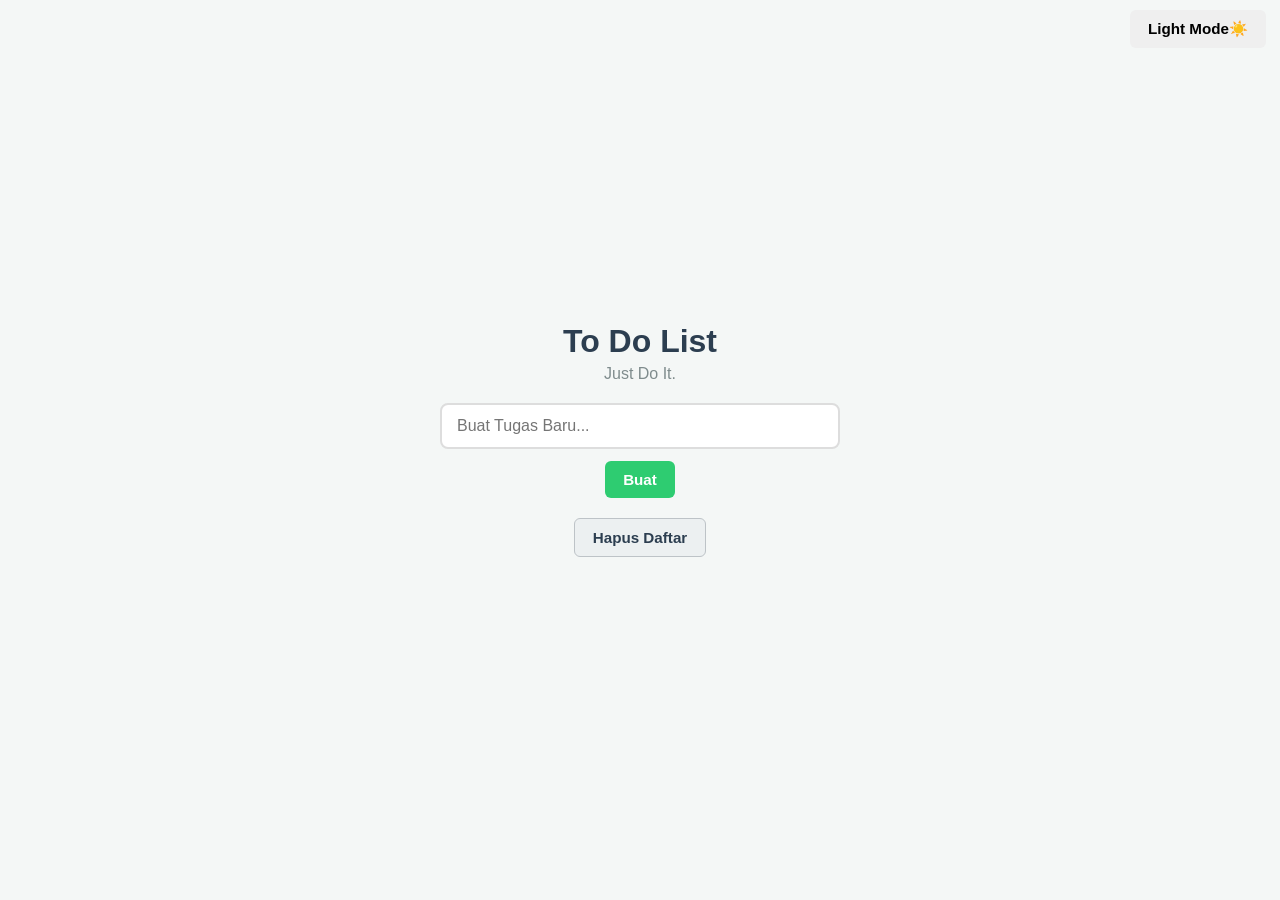
<file: index(result).html>
<!DOCTYPE html>
<html lang="id">
<head>
    <meta charset="UTF-8">
    <meta name="viewport" content="width=device-width, initial-scale=1.0">
    <meta name="author" content="rifqi">
    <meta name="description" content="1 day 1 project(project: to do list)">
    <title>To Do List</title>
    <style>
        * {
  margin: 0;
  padding: 0;
  box-sizing: border-box;
  font-family: 'Segoe UI', Tahoma, Geneva, Verdana, sans-serif;
}

body {
  color: #333;
  display: flex;
  flex-direction: column;
  align-items: center;
  justify-content: center;
  min-height: 100vh;
  padding: 20px;
}

.light {
    background-color: #f4f7f6;
}

.dark {
    background-color: #292929;
}

h2 {
  font-size: 2rem;
  color: #2c3e50;
  margin-bottom: 5px;
}

h5 {
  font-size: 1rem;
  color: #7f8c8d;
  font-weight: 500;
  margin-bottom: 20px;
}

#input {
  width: 100%;
  max-width: 400px;
  padding: 12px 15px;
  border: 2px solid #ddd;
  border-radius: 8px;
  font-size: 1rem;
  outline: none;
  transition: border-color 0.3s ease;
  margin-bottom: 12px;
}

#input:focus {
  border-color: #3498db;
}

#btn {
  top: 10px;
  right: 10px;
  position: absolute;
}

#btn:active {
  transform: translateY(4px);
  box-shadow: 0 0 0 #2980b9;
}

button {
  padding: 10px 18px;
  font-size: 0.95rem;
  font-weight: 600;
  border: none;
  border-radius: 6px;
  cursor: pointer;
  transition: all 0.2s ease;
  margin: 0 4px 20px 4px;
}

#button1 {
  background-color: #2ecc71;
  color: white;
}

#button1:hover {
  background-color: #27ae60;
}

#button2 {
  background-color: #ecf0f1;
  color: #2c3e50;
  border: 1px solid #bdc3c7;
}

#button2:hover {
  background-color: #bdc3c7;
}

#container {
  width: 100%;
  max-width: 400px;
  display: flex;
  flex-direction: column;
  gap: 10px;
}

#container > div {
  background-color: #ffffff;
  padding: 12px 16px;
  border-radius: 8px;
  box-shadow: 0 2px 5px rgba(0, 0, 0, 0.05);
  display: flex;
  align-items: center;
  gap: 12px;
  transition: transform 0.15s ease, box-shadow 0.15s ease;
  cursor: pointer;
  user-select: none;
}

#container > div:hover {
  transform: translateY(-2px);
  box-shadow: 0 4px 10px rgba(0, 0, 0, 0.1);
}

#container input[type='checkbox'] {
  width: 18px;
  height: 18px;
  cursor: pointer;
  accent-color: #3498db;
}

#container span {
  font-size: 1rem;
  word-break: break-word;
  color: #2c3e50;
}
    </style>
</head>
<body class='light'>
    
  <button id='btn'>Light Mode☀️</button>
  
  <h2 id='h2'>To Do List</h2>
  <h5>Just Do It.</h5>
  
  <input id='input' type='text' placeholder='Buat Tugas Baru...'>
  <button id='button1'>Buat</button>
  <button id='button2'>Hapus Daftar</button>
  
  <div id='container'></div>
  
  <script>
      const input = document.getElementById('input');
const btn1 = document.getElementById('button1');
const btn2 = document.getElementById('button2');
const container = document.getElementById('container');

let data = [];
let isDeleteMode = false;

function saveToLocalStorage() {
  const saved = JSON.stringify(data);
  localStorage.setItem('MY_TODOS', saved);
}

function loadToLocalStorage() {
  const saved = localStorage.getItem('MY_TODOS');
  if (saved) {
    data = JSON.parse(saved);
  }
}

function renderData() {
  container.innerHTML = '';
  for (let i = 0; i < data.length; i++) {
    const item = data[i];
    const element = document.createElement('div');
    
    const checkbox = document.createElement('input');
    checkbox.type = 'checkbox';
    checkbox.checked = item.isCompleted;
    
    const text = document.createElement('span');
    text.textContent = item.text;
    
    if (item.isCompleted) {
      text.style.textDecoration = 'line-through';
    }
    
    element.appendChild(checkbox);
    element.appendChild(text);
    
    container.appendChild(element);
    
    checkbox.addEventListener('click', function() {
      data[i].isCompleted = checkbox.checked;
      saveToLocalStorage();
      renderData();
    });
    
    element.addEventListener('click', function() {
      if (isDeleteMode === true) {
        const confirmation = confirm('Yakin ingin menghapus tugas ini?');
        if (confirmation === true) {
          data.splice(i, 1);
          saveToLocalStorage();
          renderData();
        }
      }
    });
  }
}

function clearInput() {
  if (input.value !== '') {
    input.value = '';
  }
}

btn2.addEventListener('click', function() {
  if (isDeleteMode === false) {
    isDeleteMode = true;
    btn2.style.backgroundColor = 'red';
  } else {
    btn2.style.backgroundColor = 'white';
    isDeleteMode = false;
  }
});

btn1.addEventListener('click', function() {
  const value = input.value.trim();
  if (value !== '') {
    const object = {
    id: Date.now(),
    text: value,
    isCompleted: false
    }
    
    data.push(object);
    
    saveToLocalStorage();
    renderData();
    clearInput();
  }
});

loadToLocalStorage();
renderData();
  </script>
  
  <script>
      const btn = document.getElementById('btn');
const h2 = document.getElementById('h2');
const body = document.querySelector('.light');

const swapToLight = () => {
    body.classList.remove('dark');
    body.classList.add('light');
    h2.style.color = '#2c3e50';
    btn.innerHTML = 'Light Mode☀️';
}

const swapToDark = () => {
    body.classList.remove('light');
    body.classList.add('dark');
    h2.style.color = '#aafff4';
    btn.innerHTML = 'Dark Mode🌙';
}

btn.addEventListener('click', function() {
    if (body.classList.contains('light')) {
        swapToDark();
    } else {
        swapToLight();
    }
});
console.log('semoga author bisa juara LKS');
  </script>
</body>
</html>
</file>
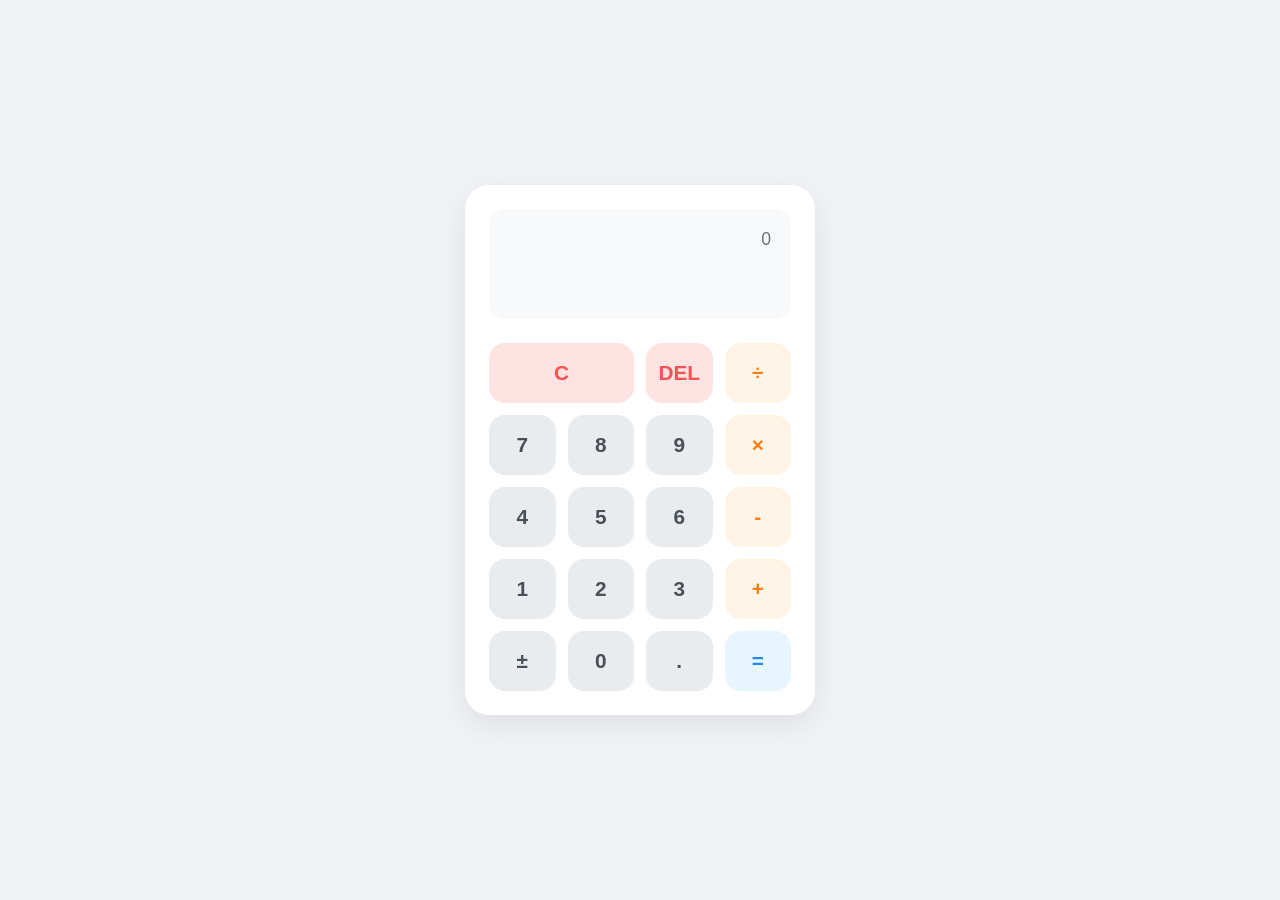
<file: project2.html>
<!DOCTYPE html>
<html lang="id">
<head>
    <meta charset="UTF-8">
    <meta name="viewport" content="width=device-width, initial-scale=1.0">
    <meta name="description" content="1 hari 1 project(project: kalkulator digital)">
    <meta name="author" content="rifqi">
    <meta http-equiv="X-UA-Compatible" content="ie=edge">
    <title>Kalkulator</title>
    <style>
      * {
    box-sizing: border-box;
    margin: 0;
    padding: 0;
    font-family: 'Segoe UI', Tahoma, Geneva, Verdana, sans-serif;
}


body {
    background-color: #f0f2f5;
    display: flex;
    justify-content: center;
    align-items: center;
    min-height: 100vh;
}


.kalkulator {
    background-color: #ffffff;
    border-radius: 24px;
    box-shadow: 0 10px 30px rgba(0, 0, 0, 0.08);
    padding: 24px;
    width: 350px;
}


.layar-kontainer {
    background-color: #f8f9fa;
    border-radius: 16px;
    padding: 20px;
    margin-bottom: 24px;
    text-align: right;
    min-height: 110px;
    display: flex;
    flex-direction: column;
    justify-content: space-between;
    word-break: break-all;
}


#layar-proses {
    font-size: 1.1rem;
    color: #6c757d;
}


#layar-hasil {
    font-size: 2.2rem;
    font-weight: bold;
    color: #212529;
    margin-top: 5px;
}


.papan-tombol {
    display: flex;
    flex-wrap: wrap; 
    gap: 12px;       
}


button {
    font-size: 1.3rem;
    padding: 18px 0;
    border: none;
    border-radius: 16px;
    background-color: #e9ecef;
    color: #495057;
    transition: all 0.2s ease;
    font-weight: 600;
    width: calc(25% - 9px); 
}


button:hover {
    background-color: #dee2e6;
}


button:active {
    transform: scale(0.95);
}


.papan-tombol button:first-child {
    width: calc(50% - 6px); 
}


.btn-aksi {
    background-color: #ffe3e3;
    color: #fa5252;
}

.btn-aksi:hover {
    background-color: #ffc9c9;
}


.btn-operator {
    background-color: #fff4e6;
    color: #fd7e14;
}

.btn-operator:hover {
    background-color: #ffe8cc;
}


.btn-SamaDengan {
    background-color: #e7f5ff;
    color: #228be6;
}

.btn-SamaDengan:hover {
    background-color: #d0ebff;
}

    </style>
</head>
<body>

    <div class="kalkulator">
      <div class="layar-kontainer">
        <div id="layar-proses">0</div>
        <div id="layar-hasil"></div>
      </div>
      
      <div class="papan-tombol">
        <button class="btn-aksi" onclick="clearLayar()">C</button>
        <button class="btn-aksi" onclick="hapusSatu()">DEL</button>
        <button class="btn-operator" onclick="inputOperator('/')">÷</button>

        <button onclick="inputAngka('7')">7</button>
        <button onclick="inputAngka('8')">8</button>
        <button onclick="inputAngka('9')">9</button>
        <button class="btn-operator" onclick="inputOperator('*')">×</button>

        <button onclick="inputAngka('4')">4</button>
        <button onclick="inputAngka('5')">5</button>
        <button onclick="inputAngka('6')">6</button>
        <button class="btn-operator" onclick="inputOperator('-')">-</button>

        <button onclick="inputAngka('1')">1</button>
        <button onclick="inputAngka('2')">2</button>
        <button onclick="inputAngka('3')">3</button>
        <button class="btn-operator" onclick="inputOperator('+')">+</button>

        <button onclick="togglePositifNegatif()">±</button>
        <button onclick="inputAngka('0')">0</button>
        <button onclick="inputKoma('.')">.</button>
        <button class="btn-SamaDengan" onclick="hitungHasil()">=</button>
     </div>
  </div>
  
  
  
  <script>
    let layarProses = document.getElementById('layar-proses');
let memoriOperasi = '0';


function inputAngka(angka) {
  if (memoriOperasi === '0') {
    memoriOperasi = angka;
    layarProses.innerHTML = memoriOperasi;
  } else {
    memoriOperasi += angka;
    layarProses.innerHTML = memoriOperasi;
  }
}

function inputOperator(operator) {
  if (memoriOperasi === '0') {
    alert('Input tidak valid');
  } else if (memoriOperasi.slice(-1) === '+' || memoriOperasi.slice(-1) === '-' || memoriOperasi.slice(-1) === '*' || memoriOperasi.slice(-1) === '/') {
    memoriOperasi = memoriOperasi.slice(0, -1);
    memoriOperasi += operator;
    layarProses.innerHTML = memoriOperasi;
  } else {
    memoriOperasi += operator;
    layarProses.innerHTML = memoriOperasi;
  }
}

function hitungHasil() {
  let hasil = eval(memoriOperasi);
  layarProses.innerHTML = hasil;
}

function clearLayar() {
  memoriOperasi = '0';
  layarProses.innerHTML = memoriOperasi;
}

function hapusSatu() {
  memoriOperasi = memoriOperasi.slice(0, -1);
  layarProses.innerHTML = memoriOperasi;
}

function inputKoma(koma) {
  if (memoriOperasi[memoriOperasi.length - 1] === '*' || memoriOperasi[memoriOperasi.length - 1] === '+' || memoriOperasi[memoriOperasi.length - 1] === '-' || memoriOperasi[memoriOperasi.length - 1] === '/') {
    memoriOperasi += '0.';
    layarProses.innerHTML = memoriOperasi;
  } else {
    memoriOperasi += koma;
    layarProses.innerHTML = memoriOperasi;
  }
}

function togglePositifNegatif() {
   if (memoriOperasi === '0') {
    memoriOperasi = '-';
    layarProses.innerHTML = memoriOperasi;
  } else {
    memoriOperasi += '-';
    layarProses.innerHTML = memoriOperasi;
  }
}

window.onerror = function(message, source, lineno, colno, error) {
alert("Terjadi Eror pada Web: " + message);
return true;
};

console.log('semoga author bisa beli laptop');
console.log('semoga author bisa juara LKS!');
  </script>
</body>
</html>
</file>
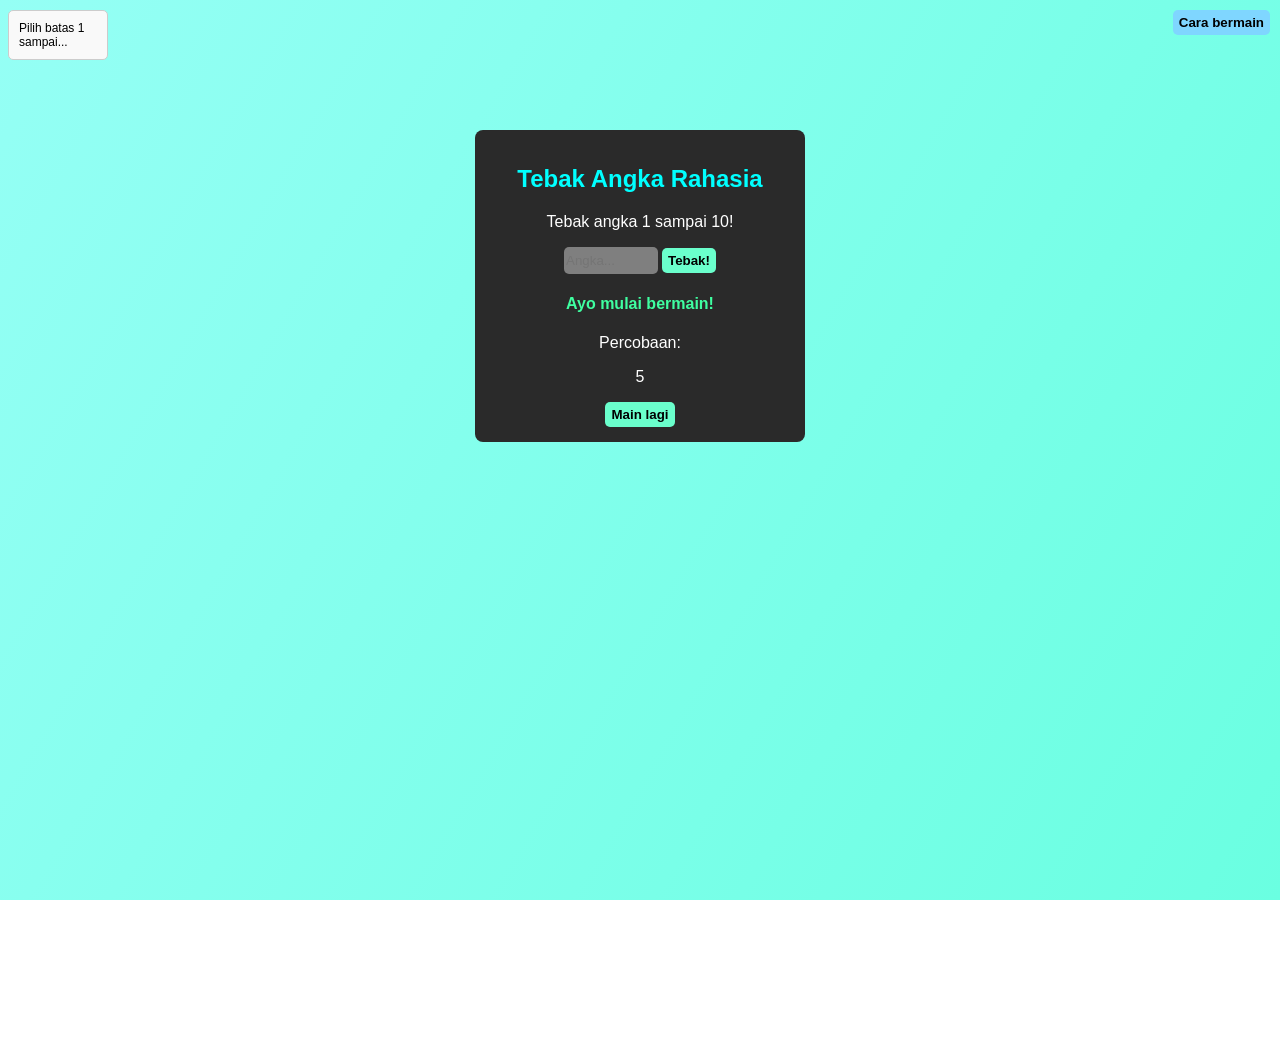
<file: project4.html>
<!DOCTYPE html>
<html lang="id">
<head>
    <meta charset="UTF-8">
    <meta name="viewport" content="width=device-width, initial-scale=1.0">
    <meta name="description" content="1 day 1 project. project: game tebak angka">
    <meta name="author" content="rifqi">
    <meta http-equiv="X-UA-Compatible" content="ie=edge">
    <title>Game tebak angka</title>
    <style>
      .custom-dropdown {
  position: absolute;
  width: 100px;
  font-family: sans-serif;
  user-select: none;
  top: 10px;
  font-size: 12px;
}

.dropdown-options {
  display: none;
  position: absolute;
  top: 100%;
  left: 0;
  width: 100%;
  border: 1px solid #ccc;
  background-color: #fff;
  z-index: 10;
  box-shadow: 0 4px 6px rgba(0,0,0,0.1);
  border-radius: 0 0 5px 5px;
}

.dropdown-btn {
  border: 1px solid #ccc;
  padding: 10px;
  border-radius: 5px;
  cursor: pointer;
  background-color: #f9f9f9;
}

.dropdown-options.show {
  display: block;
}

.option {
  padding: 10px;
  cursor: pointer;
}

.option:hover {
  background-color: #e9e9e9;
}



body {
  background: linear-gradient(120deg, #95fff5 0%, #6affe1);
  background-attachment: fixed;
  min-height: 100vh;
}

.card {
  width: 300px;
  height: auto;
  margin: 130px auto;
  background: #2a2a2a;
  border-radius: 8px;
  animation: glow-pulse 1.5s infinite alternate;
  padding: 15px;
  text-align: center;
}
@keyframes glow-pulse {
  0% {
    box-shadow: 0 0 2px #03e9f4, 0 0 2px #03e9f4, 0 0 10px #03e9f4;
  }
  100% {
    box-shadow: 0 0 20px #03e9f4, 0 0 25px #03e9f4, 0 0 20px #03e9f4;
  }
}

h2 {
  color: aqua;
  font-family: sans-serif;
}
p {
  color: white;
  font-family: sans-serif;
}
h4 {
  color: #3fffa1;
  font-family: sans-serif;
}

input {
  width: 90px;
  height: 25px;
  border-radius: 5px;
  border: none;
  background-color: #7f7f7f;
  font-align: center;
}
button {
  height: 25px;
  border-radius: 5px;
  background-color: #6affcc;
  border: none;
  font-weight: bold;
}
.cara-main {
  position: absolute;
  top: 10px;
  right: 10px;
  display: block;
}
#caraMain {
  background-color: #7fd6ff;
}

    </style>
</head>
<body>

    <div class='card'>
      <h2>Tebak Angka Rahasia</h2>
      <p id='limit'>Tebak angka 1 sampai 10!</p>
      <input id='input' type='number' placeholder='Angka...'>
      <button id='btn-tebak'>Tebak!</button>
      <h4 id='teks'>Ayo mulai bermain!</h4>
      <p>Percobaan:</p>
      <p id='percobaan'>5</p>
      <button id='btn-main'>Main lagi</button>
    </div>
    
    <div class='custom-dropdown'>
      <div class="dropdown-btn" id='dropdownBtn'>Pilih batas 1 sampai...</div>
      <div class="dropdown-options" id="dropdownOptions">
        <div class="option" data-value="10">1-10</div>
        <div class="option" data-value="20">1-20</div>
        <div class="option" data-value="30">1-30</div>
        <div class="option" data-value="40">1-40</div>
        <div class="option" data-value="50">1-50</div>
        <div class="option" data-value="60">1-60</div>
        <div class="option" data-value="70">1-70</div>
        <div class="option" data-value="80">1-80</div>
        <div class="option" data-value="90">1-90</div>
        <div class="option" data-value="100">1-100</div>
      </div>
      <input type="hidden" name="framework" id="dropdownInput">
      </div>
    </div>
    
    <div class='cara-main'>
      <button id='caraMain'>
      Cara bermain
      </button>
    </div>
    
    
    
    
    <script>
      const input = document.getElementById('input');
const btnTebak = document.getElementById('btn-tebak');
const btnMain = document.getElementById('btn-main');
const limit = document.getElementById('limit');
const percobaan = document.getElementById('percobaan');
const teks = document.getElementById('teks');
const dropdownBtn = document.getElementById('dropdownBtn');
const dropdownOptions = document.getElementById('dropdownOptions');
const options = document.querySelectorAll('.option');
const dropdownInput = document.getElementById('dropdownInput');
const btnTutorial = document.getElementById('caraMain');


let sisaPercobaan = 5;
let angkaAcak = Math.floor(Math.random() * 10) + 1;



function ambilAngkaAcak(batasAtas) {
  return Math.floor(Math.random() * parseInt(batasAtas)) + 1;
}



input.addEventListener('click', function() {
  if (input.value !== '') {
    input.value = '';
  }
});



dropdownBtn.addEventListener('click', () => {
  dropdownOptions.classList.toggle('show');
});



options.forEach(option => {
  option.addEventListener('click', (e) => {
    const text = e.target.textContent;
    const value = e.target.getAttribute('data-value');
    
    dropdownBtn.textContent = text;
    dropdownInput.value = value;
    dropdownOptions.classList.remove('show');
    
    limit.innerHTML = 'Tebak angka 1 sampai ' + value + '!';
    
    angkaAcak = ambilAngkaAcak(value);
    console.log("Angka rahasia baru: " + angkaAcak);
  });
});



btnTebak.addEventListener('click', function() {
  if (sisaPercobaan <= 0) {
    alert('Tidak dapat menebak! Sisa percobaan sudah habis.');
    return;
  }



  if (input.value === '') {
    alert('Masukkan angka tebakan terlebih dahulu!');
    return;
  }


  sisaPercobaan -= 1;
  percobaan.innerHTML = sisaPercobaan;



  const tebakanUser = parseInt(input.value);

  if (tebakanUser < angkaAcak) {
    teks.innerHTML = 'Terlalu rendah';
  } else if (tebakanUser > angkaAcak) {
    teks.innerHTML = 'Terlalu tinggi';
  } else {
    teks.innerHTML = 'Benar! Angkanya adalah ' + angkaAcak;
  }



  if (sisaPercobaan === 0 && tebakanUser !== angkaAcak) {
    teks.innerHTML = 'Game Over! Angka yang benar adalah ' + angkaAcak;
  }
});



window.addEventListener('click', (e) => {
  if (!e.target.closest('.custom-dropdown')) {
    dropdownOptions.classList.remove('show');
  }
});



btnMain.addEventListener('click', function() {
  location.reload();
});


btnTutorial.addEventListener('click', function() {
  alert('Selamat datang di game tebak angka! Cara mainnya sederhana, user memilih limit/batas lalu sistem otomatis mengambil angka random dari 1 sampai limit yang ditentukan user, kemudian angka tersebut harus ditebak oleh user dengan memasukkan angka tebakan ke dalam input dan menekan tombol tebak. Sistem akan memberi tahu apakah tebakan user terlalu tinggi/terlalu rendah/benar. Maksimal hanya bisa 5 kali percobaan.');
});

console.log('semoga author bisa juara LKS');
    </script>
</body>
</html>
</file>
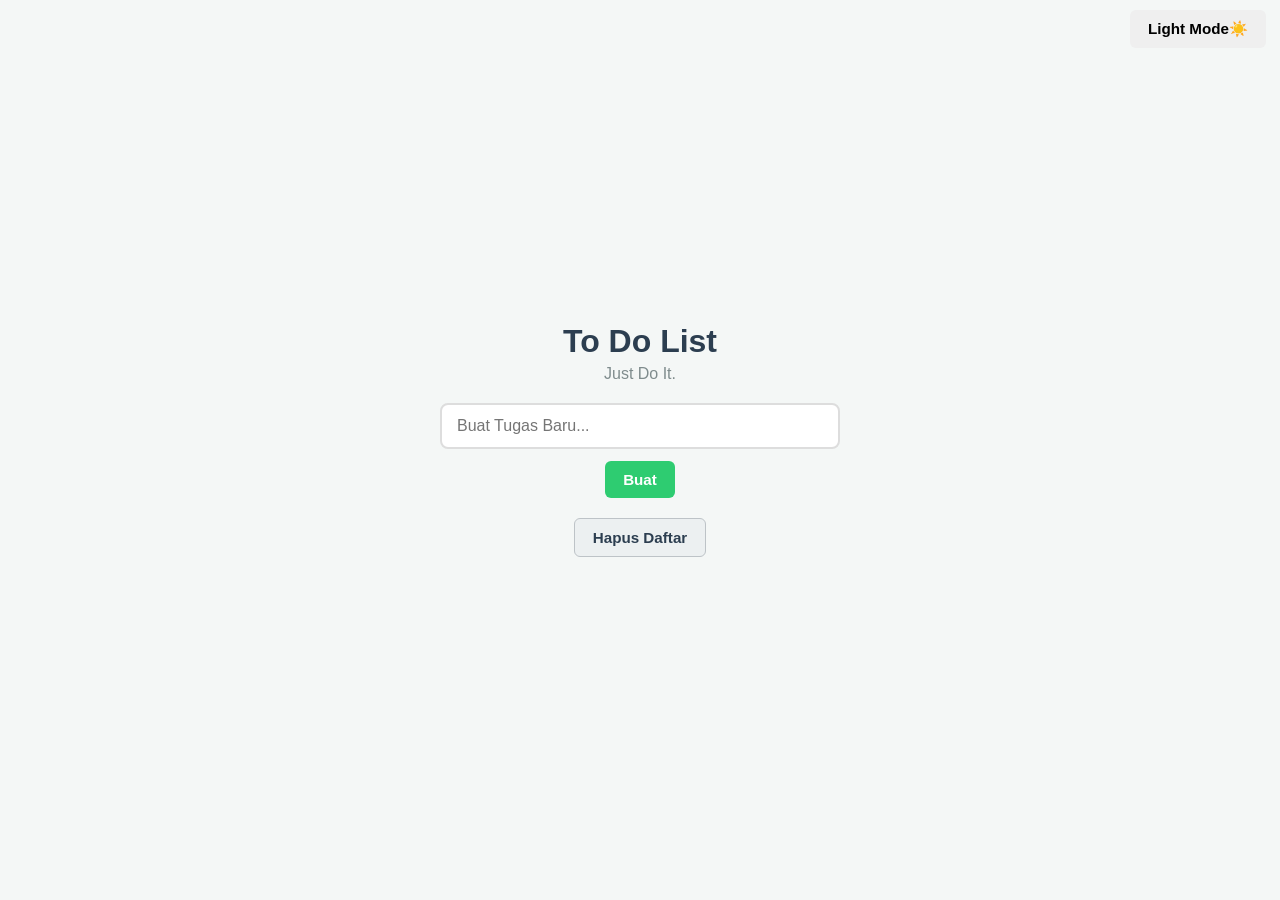
<file: project8.html>
<!DOCTYPE html>
<html lang="id">
<head>
    <meta charset="UTF-8">
    <meta name="viewport" content="width=device-width, initial-scale=1.0">
    <meta name="author" content="rifqi">
    <meta name="description" content="1 day 1 project(project: to do list)">
    <title>To Do List</title>
    <style>
        * {
  margin: 0;
  padding: 0;
  box-sizing: border-box;
  font-family: 'Segoe UI', Tahoma, Geneva, Verdana, sans-serif;
}

body {
  color: #333;
  display: flex;
  flex-direction: column;
  align-items: center;
  justify-content: center;
  min-height: 100vh;
  padding: 20px;
}

.light {
    background-color: #f4f7f6;
}

.dark {
    background-color: #292929;
}

h2 {
  font-size: 2rem;
  color: #2c3e50;
  margin-bottom: 5px;
}

h5 {
  font-size: 1rem;
  color: #7f8c8d;
  font-weight: 500;
  margin-bottom: 20px;
}

#input {
  width: 100%;
  max-width: 400px;
  padding: 12px 15px;
  border: 2px solid #ddd;
  border-radius: 8px;
  font-size: 1rem;
  outline: none;
  transition: border-color 0.3s ease;
  margin-bottom: 12px;
}

#input:focus {
  border-color: #3498db;
}

#btn {
  top: 10px;
  right: 10px;
  position: absolute;
}

#btn:active {
  transform: translateY(4px);
  box-shadow: 0 0 0 #2980b9;
}

button {
  padding: 10px 18px;
  font-size: 0.95rem;
  font-weight: 600;
  border: none;
  border-radius: 6px;
  cursor: pointer;
  transition: all 0.2s ease;
  margin: 0 4px 20px 4px;
}

#button1 {
  background-color: #2ecc71;
  color: white;
}

#button1:hover {
  background-color: #27ae60;
}

#button2 {
  background-color: #ecf0f1;
  color: #2c3e50;
  border: 1px solid #bdc3c7;
}

#button2:hover {
  background-color: #bdc3c7;
}

#container {
  width: 100%;
  max-width: 400px;
  display: flex;
  flex-direction: column;
  gap: 10px;
}

#container > div {
  background-color: #ffffff;
  padding: 12px 16px;
  border-radius: 8px;
  box-shadow: 0 2px 5px rgba(0, 0, 0, 0.05);
  display: flex;
  align-items: center;
  gap: 12px;
  transition: transform 0.15s ease, box-shadow 0.15s ease;
  cursor: pointer;
  user-select: none;
}

#container > div:hover {
  transform: translateY(-2px);
  box-shadow: 0 4px 10px rgba(0, 0, 0, 0.1);
}

#container input[type='checkbox'] {
  width: 18px;
  height: 18px;
  cursor: pointer;
  accent-color: #3498db;
}

#container span {
  font-size: 1rem;
  word-break: break-word;
  color: #2c3e50;
}
    </style>
</head>
<body class='light'>
    
  <button id='btn'>Light Mode☀️</button>
  
  <h2 id='h2'>To Do List</h2>
  <h5>Just Do It.</h5>
  
  <input id='input' type='text' placeholder='Buat Tugas Baru...'>
  <button id='button1'>Buat</button>
  <button id='button2'>Hapus Daftar</button>
  
  <div id='container'></div>
  
  <script>
      const input = document.getElementById('input');
const btn1 = document.getElementById('button1');
const btn2 = document.getElementById('button2');
const container = document.getElementById('container');

let data = [];
let isDeleteMode = false;

function saveToLocalStorage() {
  const saved = JSON.stringify(data);
  localStorage.setItem('MY_TODOS', saved);
}

function loadToLocalStorage() {
  const saved = localStorage.getItem('MY_TODOS');
  if (saved) {
    data = JSON.parse(saved);
  }
}

function renderData() {
  container.innerHTML = '';
  for (let i = 0; i < data.length; i++) {
    const item = data[i];
    const element = document.createElement('div');
    
    const checkbox = document.createElement('input');
    checkbox.type = 'checkbox';
    checkbox.checked = item.isCompleted;
    
    const text = document.createElement('span');
    text.textContent = item.text;
    
    if (item.isCompleted) {
      text.style.textDecoration = 'line-through';
    }
    
    element.appendChild(checkbox);
    element.appendChild(text);
    
    container.appendChild(element);
    
    checkbox.addEventListener('click', function() {
      data[i].isCompleted = checkbox.checked;
      saveToLocalStorage();
      renderData();
    });
    
    element.addEventListener('click', function() {
      if (isDeleteMode === true) {
        const confirmation = confirm('Yakin ingin menghapus tugas ini?');
        if (confirmation === true) {
          data.splice(i, 1);
          saveToLocalStorage();
          renderData();
        }
      }
    });
  }
}

function clearInput() {
  if (input.value !== '') {
    input.value = '';
  }
}

btn2.addEventListener('click', function() {
  if (isDeleteMode === false) {
    isDeleteMode = true;
    btn2.style.backgroundColor = 'red';
  } else {
    btn2.style.backgroundColor = 'white';
    isDeleteMode = false;
  }
});

btn1.addEventListener('click', function() {
  const value = input.value.trim();
  if (value !== '') {
    const object = {
    id: Date.now(),
    text: value,
    isCompleted: false
    }
    
    data.push(object);
    
    saveToLocalStorage();
    renderData();
    clearInput();
  }
});

loadToLocalStorage();
renderData();
  </script>
  
  <script>
      const btn = document.getElementById('btn');
const h2 = document.getElementById('h2');
const body = document.querySelector('.light');

const swapToLight = () => {
    body.classList.remove('dark');
    body.classList.add('light');
    h2.style.color = '#2c3e50';
    btn.innerHTML = 'Light Mode☀️';
}

const swapToDark = () => {
    body.classList.remove('light');
    body.classList.add('dark');
    h2.style.color = '#aafff4';
    btn.innerHTML = 'Dark Mode🌙';
}

btn.addEventListener('click', function() {
    if (body.classList.contains('light')) {
        swapToDark();
    } else {
        swapToLight();
    }
});
console.log('semoga author bisa juara LKS');
  </script>
</body>
</html>
</file>
